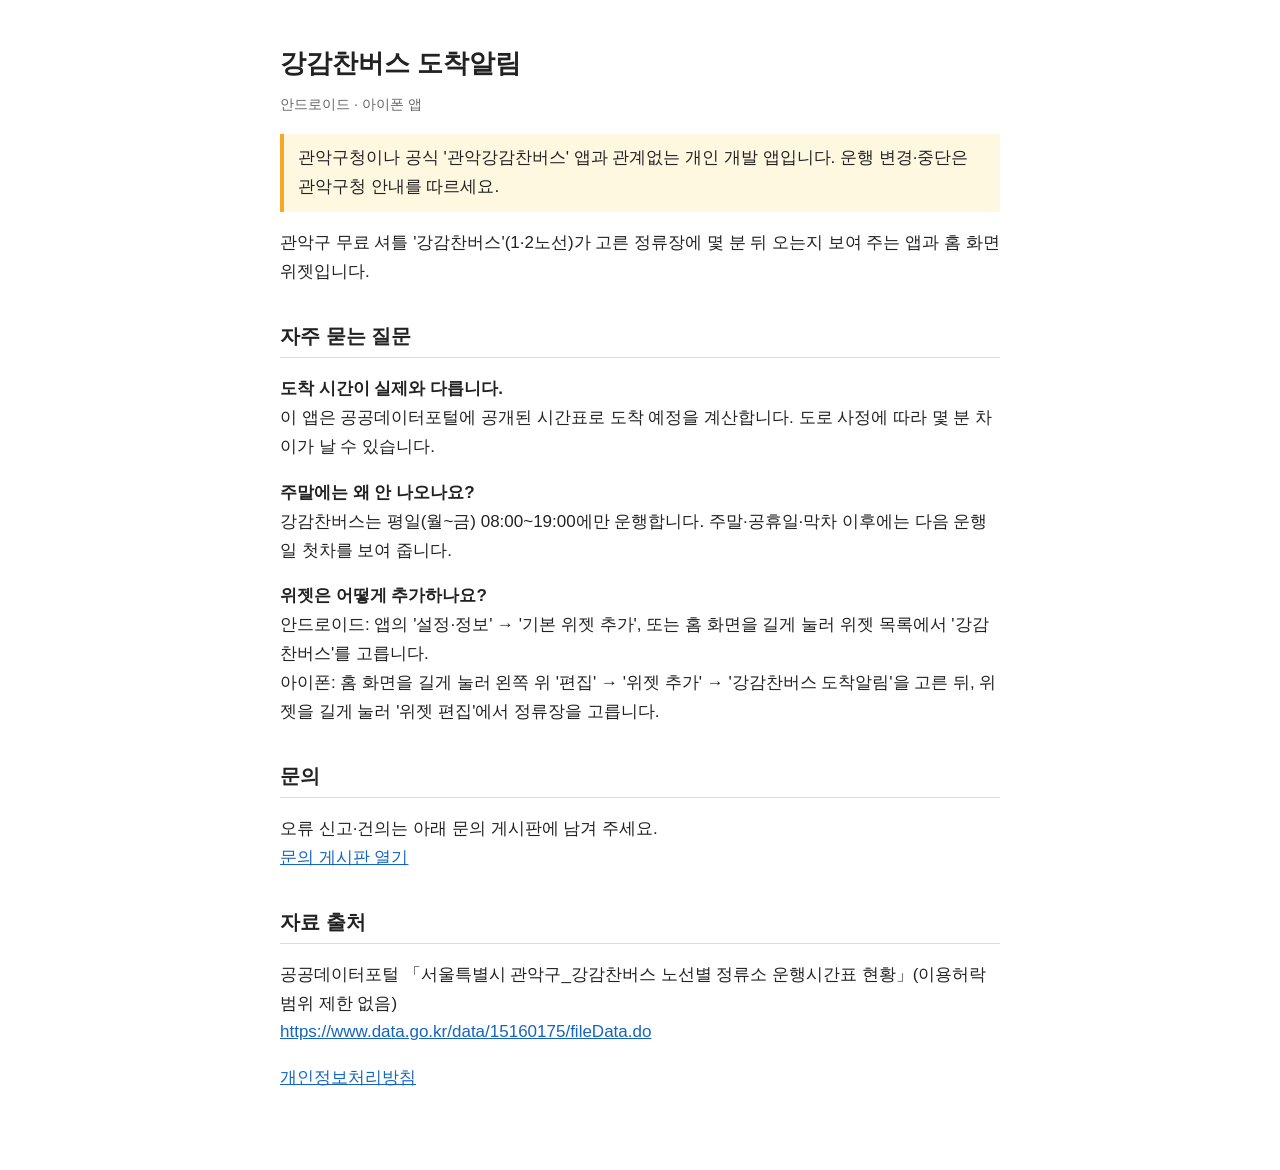
<file: index.html>
<!doctype html>
<html lang="ko"><head><meta charset="utf-8"><meta name="viewport" content="width=device-width,initial-scale=1">
<title>강감찬버스 도착알림 — 안내·문의</title><link rel="stylesheet" href="style.css"></head>
<body>
<h1>강감찬버스 도착알림</h1>
<small>안드로이드 · 아이폰 앱</small>
<p class="note">관악구청이나 공식 '관악강감찬버스' 앱과 관계없는 개인 개발 앱입니다. 운행 변경·중단은 관악구청 안내를 따르세요.</p>

<p>관악구 무료 셔틀 '강감찬버스'(1·2노선)가 고른 정류장에 몇 분 뒤 오는지 보여 주는 앱과 홈 화면 위젯입니다.</p>

<h2>자주 묻는 질문</h2>
<p><b>도착 시간이 실제와 다릅니다.</b><br>
이 앱은 공공데이터포털에 공개된 시간표로 도착 예정을 계산합니다. 도로 사정에 따라 몇 분 차이가 날 수 있습니다.</p>
<p><b>주말에는 왜 안 나오나요?</b><br>
강감찬버스는 평일(월~금) 08:00~19:00에만 운행합니다. 주말·공휴일·막차 이후에는 다음 운행일 첫차를 보여 줍니다.</p>
<p><b>위젯은 어떻게 추가하나요?</b><br>
안드로이드: 앱의 '설정·정보' → '기본 위젯 추가', 또는 홈 화면을 길게 눌러 위젯 목록에서 '강감찬버스'를 고릅니다.<br>
아이폰: 홈 화면을 길게 눌러 왼쪽 위 '편집' → '위젯 추가' → '강감찬버스 도착알림'을 고른 뒤, 위젯을 길게 눌러 '위젯 편집'에서 정류장을 고릅니다.</p>

<h2>문의</h2>
<p>오류 신고·건의는 아래 문의 게시판에 남겨 주세요.<br>
<a href="https://github.com/midaup/gangamchan-bus/issues">문의 게시판 열기</a></p>

<h2>자료 출처</h2>
<p>공공데이터포털 「서울특별시 관악구_강감찬버스 노선별 정류소 운행시간표 현황」(이용허락범위 제한 없음)<br>
<a href="https://www.data.go.kr/data/15160175/fileData.do">https://www.data.go.kr/data/15160175/fileData.do</a></p>

<p><a href="privacy.html">개인정보처리방침</a></p>
</body></html>
</file>
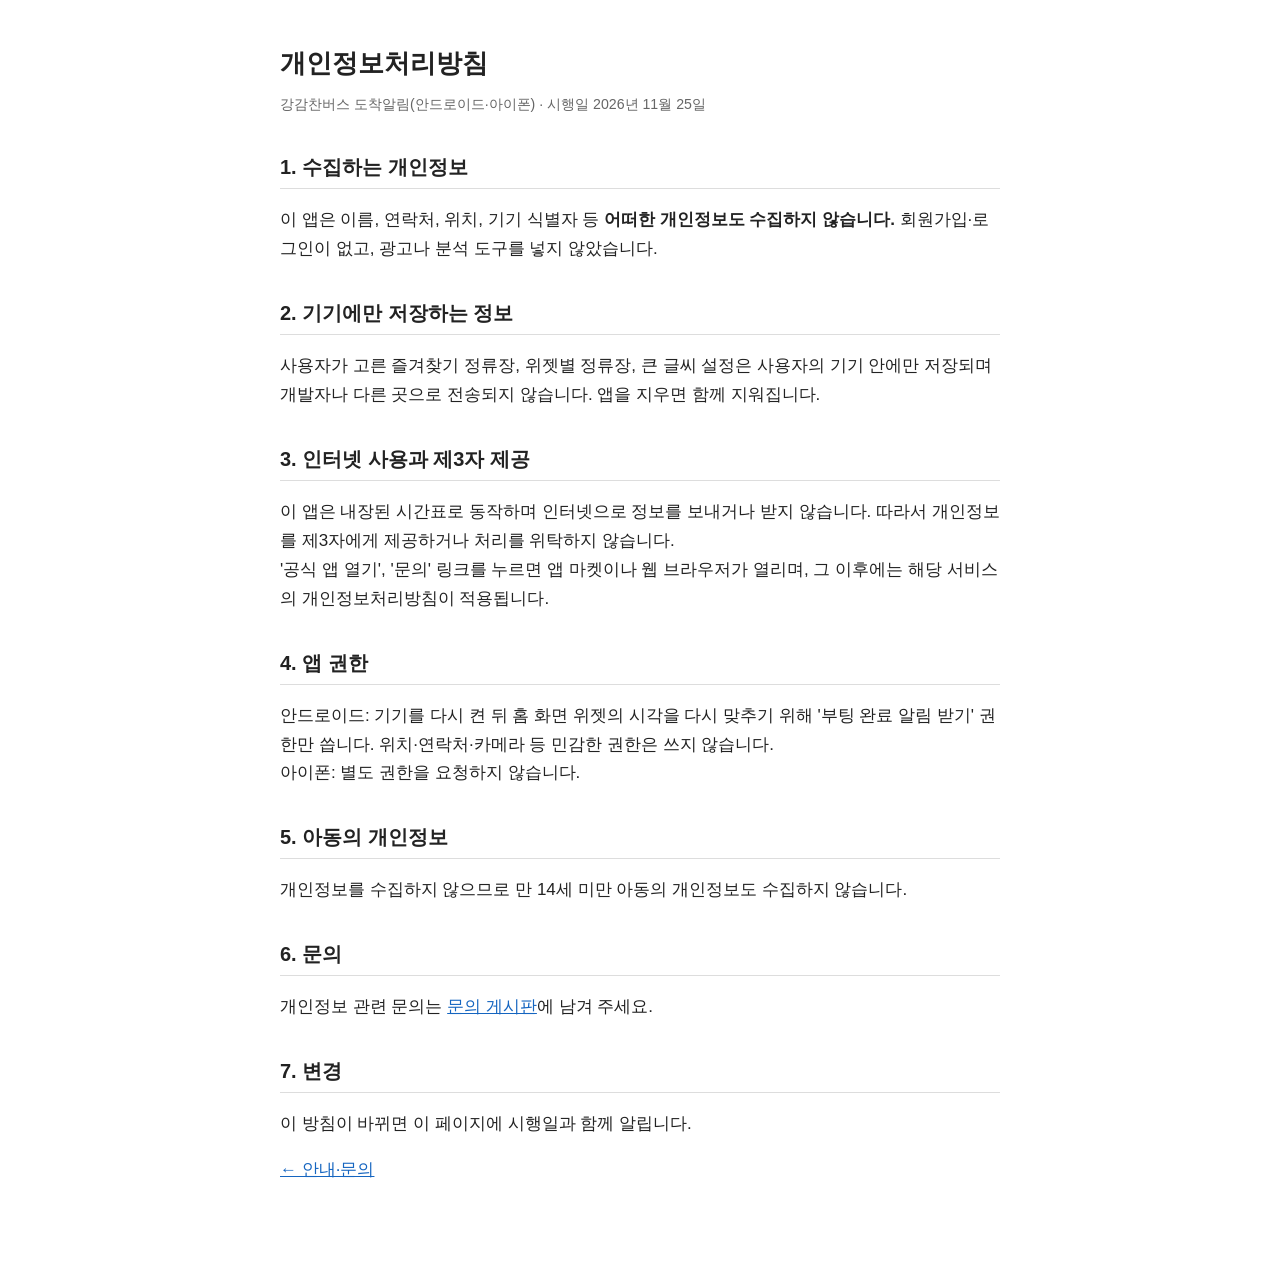
<file: privacy.html>
<!doctype html>
<html lang="ko"><head><meta charset="utf-8"><meta name="viewport" content="width=device-width,initial-scale=1">
<title>강감찬버스 도착알림 — 개인정보처리방침</title><link rel="stylesheet" href="style.css"></head>
<body>
<h1>개인정보처리방침</h1>
<small>강감찬버스 도착알림(안드로이드·아이폰) · 시행일 2026년 11월 25일</small>

<h2>1. 수집하는 개인정보</h2>
<p>이 앱은 이름, 연락처, 위치, 기기 식별자 등 <b>어떠한 개인정보도 수집하지 않습니다.</b> 회원가입·로그인이 없고, 광고나 분석 도구를 넣지 않았습니다.</p>

<h2>2. 기기에만 저장하는 정보</h2>
<p>사용자가 고른 즐겨찾기 정류장, 위젯별 정류장, 큰 글씨 설정은 사용자의 기기 안에만 저장되며 개발자나 다른 곳으로 전송되지 않습니다. 앱을 지우면 함께 지워집니다.</p>

<h2>3. 인터넷 사용과 제3자 제공</h2>
<p>이 앱은 내장된 시간표로 동작하며 인터넷으로 정보를 보내거나 받지 않습니다. 따라서 개인정보를 제3자에게 제공하거나 처리를 위탁하지 않습니다.<br>
'공식 앱 열기', '문의' 링크를 누르면 앱 마켓이나 웹 브라우저가 열리며, 그 이후에는 해당 서비스의 개인정보처리방침이 적용됩니다.</p>

<h2>4. 앱 권한</h2>
<p>안드로이드: 기기를 다시 켠 뒤 홈 화면 위젯의 시각을 다시 맞추기 위해 '부팅 완료 알림 받기' 권한만 씁니다. 위치·연락처·카메라 등 민감한 권한은 쓰지 않습니다.<br>
아이폰: 별도 권한을 요청하지 않습니다.</p>

<h2>5. 아동의 개인정보</h2>
<p>개인정보를 수집하지 않으므로 만 14세 미만 아동의 개인정보도 수집하지 않습니다.</p>

<h2>6. 문의</h2>
<p>개인정보 관련 문의는 <a href="https://github.com/midaup/gangamchan-bus/issues">문의 게시판</a>에 남겨 주세요.</p>

<h2>7. 변경</h2>
<p>이 방침이 바뀌면 이 페이지에 시행일과 함께 알립니다.</p>
<p><a href="./">← 안내·문의</a></p>
</body></html>
</file>
<file: style.css>
body{font-family:-apple-system,"Apple SD Gothic Neo","Noto Sans KR",sans-serif;max-width:720px;margin:0 auto;padding:24px 20px 60px;line-height:1.7;color:#222;font-size:17px}
h1{font-size:26px;margin-bottom:4px}h2{font-size:20px;margin-top:32px;border-bottom:1px solid #ddd;padding-bottom:4px}
.note{background:#fff8e1;border-left:4px solid #f9a825;padding:10px 14px;margin:16px 0}
a{color:#1565c0}small{color:#666}
</file>
